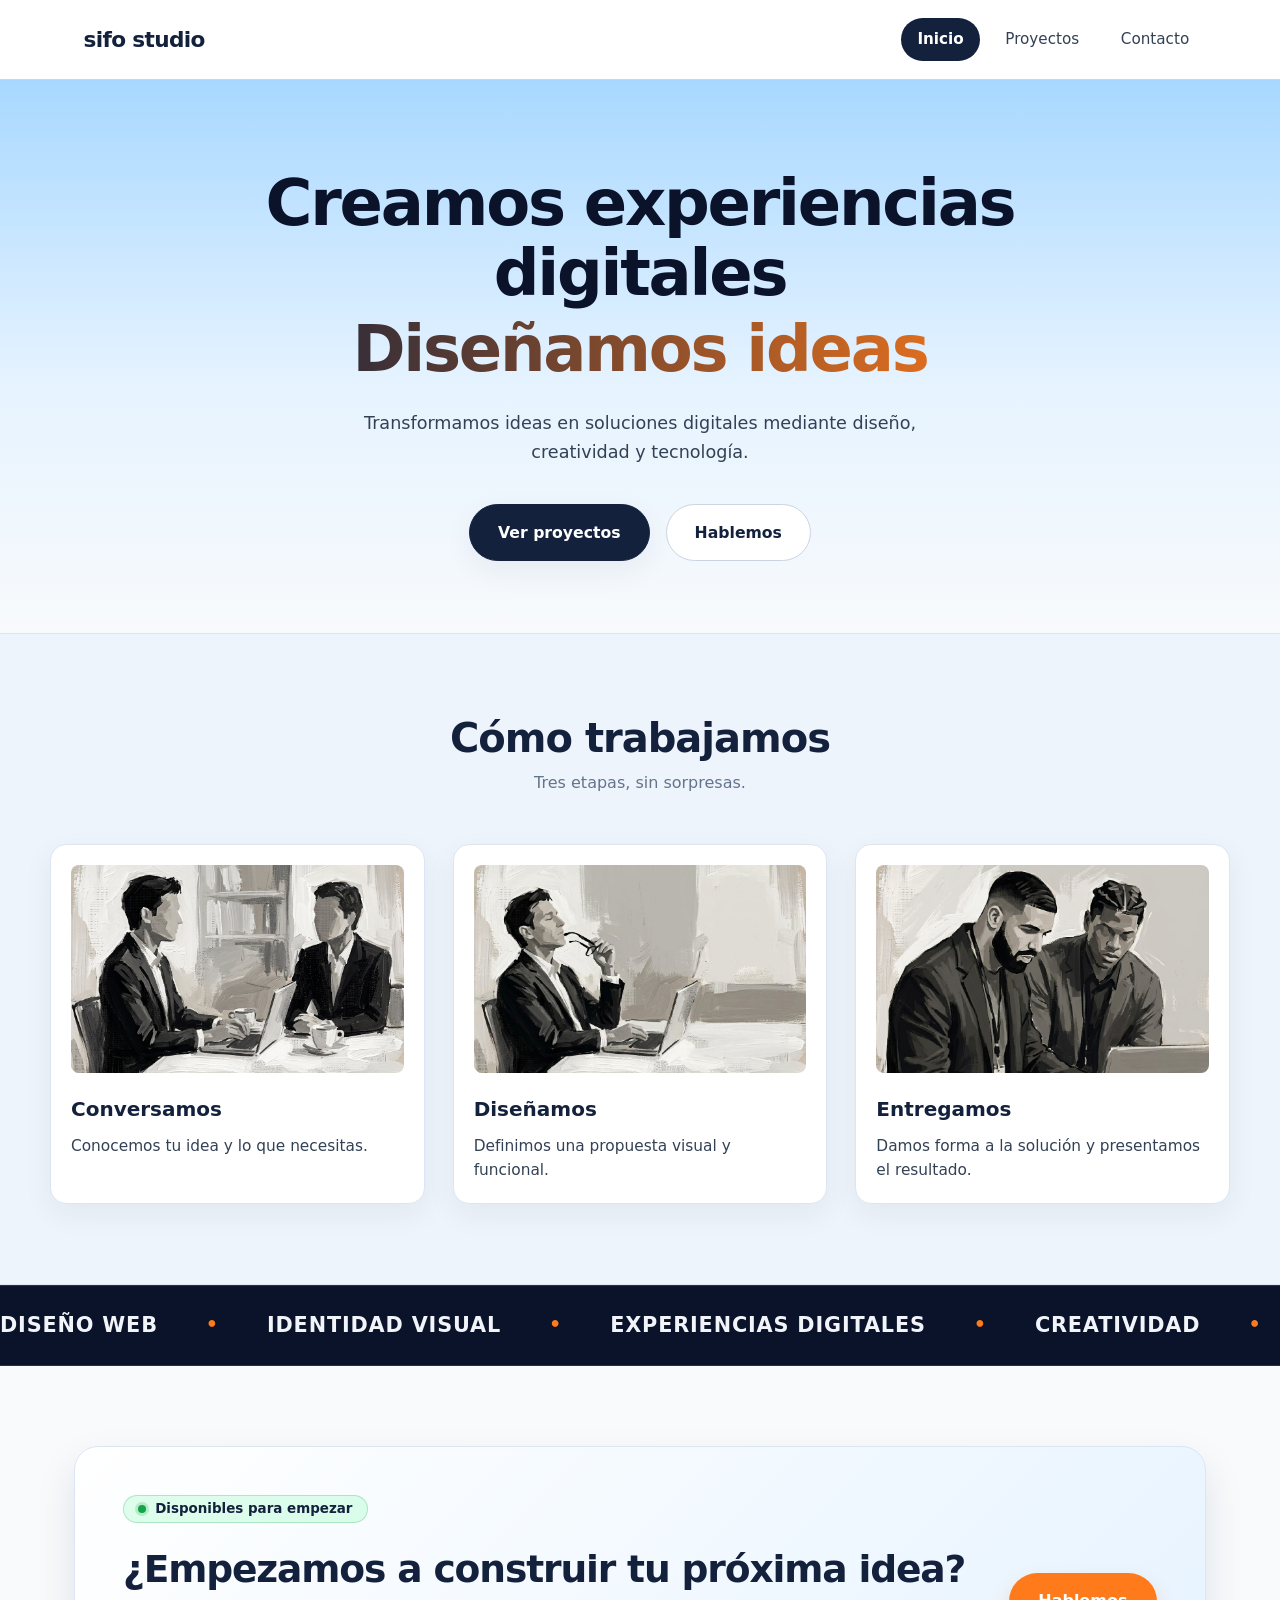
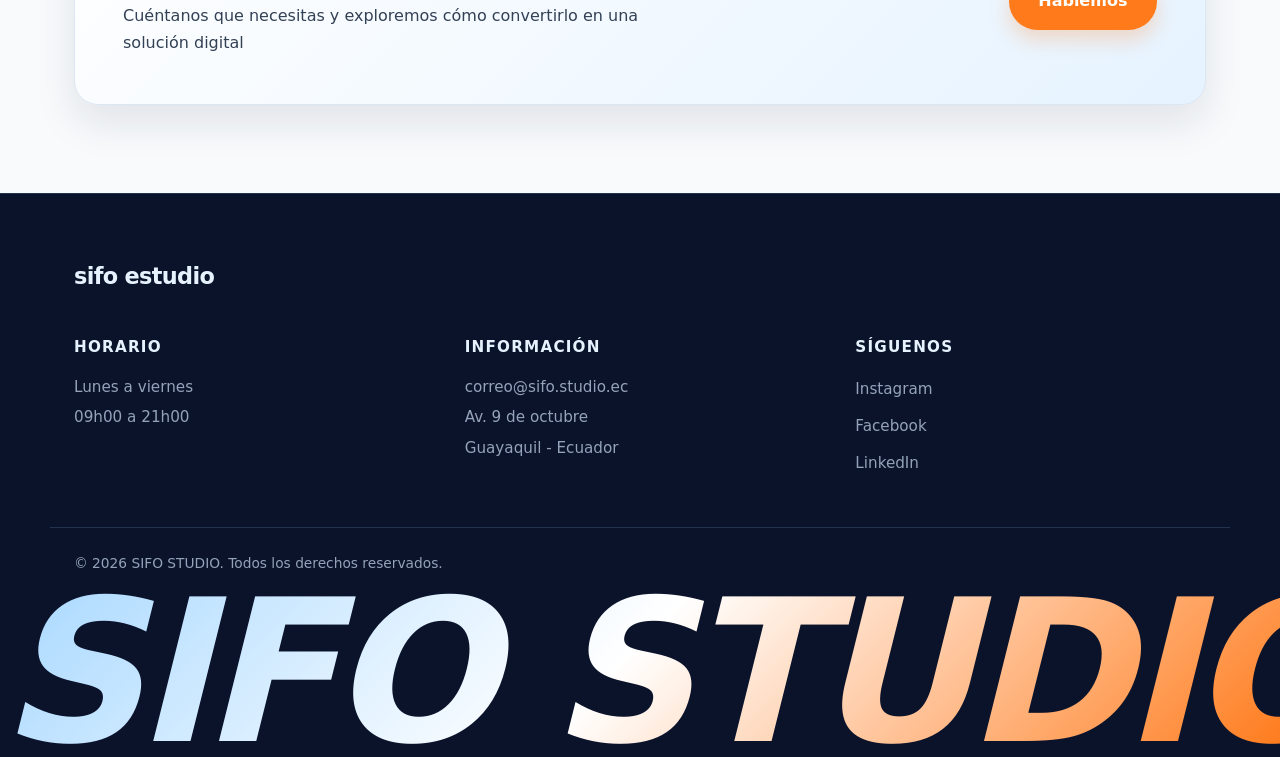
<file: index.html>
<!DOCTYPE html>
<html lang="es">
<head>
    <meta charset="UTF-8">
    <meta name="viewport" content="width=device-width, initial-scale=1.0">
    <title>sifo studio</title>
    <link rel="stylesheet" href="css/estilos.css">
</head>

<body>
    <header class="navbar">
        <div class="barra-nav">
            <a class="logo" href="index.html">sifo studio</a>
            <nav class="menu" id="menu" aria-label="Navegacion principal">
                <a class="activo" href="index.html">Inicio</a>
                <a href="proyectos.html">Proyectos</a>
                <a href="contacto.html">Contacto</a>
            </nav>
        </div>
    </header>
    <main>
        <section class="hero">
            <h1>Creamos experiencias digitales
                <span>Diseñamos ideas</span>
            </h1>
            <p>Transformamos ideas en soluciones digitales 
                mediante diseño, creatividad y tecnología.
            </p>
            <div class="hero-botones">
                <a href="proyectos.html">Ver proyectos</a>
                <a href="contacto.html">Hablemos</a>
            </div>
        </section>

        <section class="contenedor etapas" id="proceso">
                <h2>Cómo trabajamos</h2>
                <span>Tres etapas, sin sorpresas.</span>

                <div class="cards-etapas">

                    <article class="grid">
                        <img src="img/conversamos.jpg" alt="personas conversando sobre un proyecto" width="100">
                        <h3>Conversamos</h3>
                        <p>Conocemos tu idea y lo que necesitas.</p>
                    </article>

                    <article class="grid">
                        <img src="img/diseñamos.jpg" alt="persona analizando y pensando un posible resultado" width="100">
                        <h3>Diseñamos</h3>
                        <p>Definimos una propuesta visual y funcional.</p>
                    </article>

                    <article class="grid">
                        <img src="img/entregamos.jpg" alt="personas revisando la entrega de un proyecto" width="100">
                        <h3>Entregamos</h3>
                        <p>Damos forma a la solución y presentamos el resultado.</p>
                    </article>

                </div>

        </section>

        <section class="contenedor-barra-carrusel">

            <div class="carrusel">
                <div class="carrusel-contenido">
                    <span>Diseño web</span>
                    <span>Identidad visual</span>
                    <span>Experiencias digitales</span>
                    <span>Creatividad</span>
                    <span>Diseño web</span>
                    <span>Identidad visual</span>
                    <span>Experiencias digitales</span>
                    <span>Creatividad</span>
                </div>
            </div>

        </section>

        <section class="contenedor contacto">
            <div class="cta-contacto">
                <span>Disponibles para empezar</span>
                <div class="grid-contacto">
                    <span>¿Empezamos a construir tu próxima idea?</span>
                    <p>Cuéntanos que necesitas y exploremos cómo convertirlo en una solución digital</p>
                    <a class="btn-contacto" href="contacto.html">Hablemos</a>
                </div>
            </div>
        </section>
    </main>

    <footer class="pie-pagina">
        <span class="pie-brand">sifo estudio</span>
        <div class="directorio">
            <section>
                <h3>Horario</h3>
                <p>Lunes a viernes</p>
                <p>09h00 a 21h00</p>
            </section>

            <section>
                <h3>Información</h3>
                <p>correo@sifo.studio.ec</p>
                <p>Av. 9 de octubre</p>
                <p>Guayaquil - Ecuador</p>
            </section>

            <section>
                <h3>Síguenos</h3>
                <ul class="socials">
                    <li><a href="#">Instagram</a></li>
                    <li><a href="#">Facebook</a></li>
                    <li><a href="#">LinkedIn</a></li>
                </ul>
            </section>
        </div>
        <div class="copyline">
            <span>© 2026 SIFO STUDIO. Todos los derechos reservados.</span>
        </div>
        <div class="pie-grande">
            <p>SIFO STUDIO</p>
        </div>
    </footer>
</body>

</html>
</file>
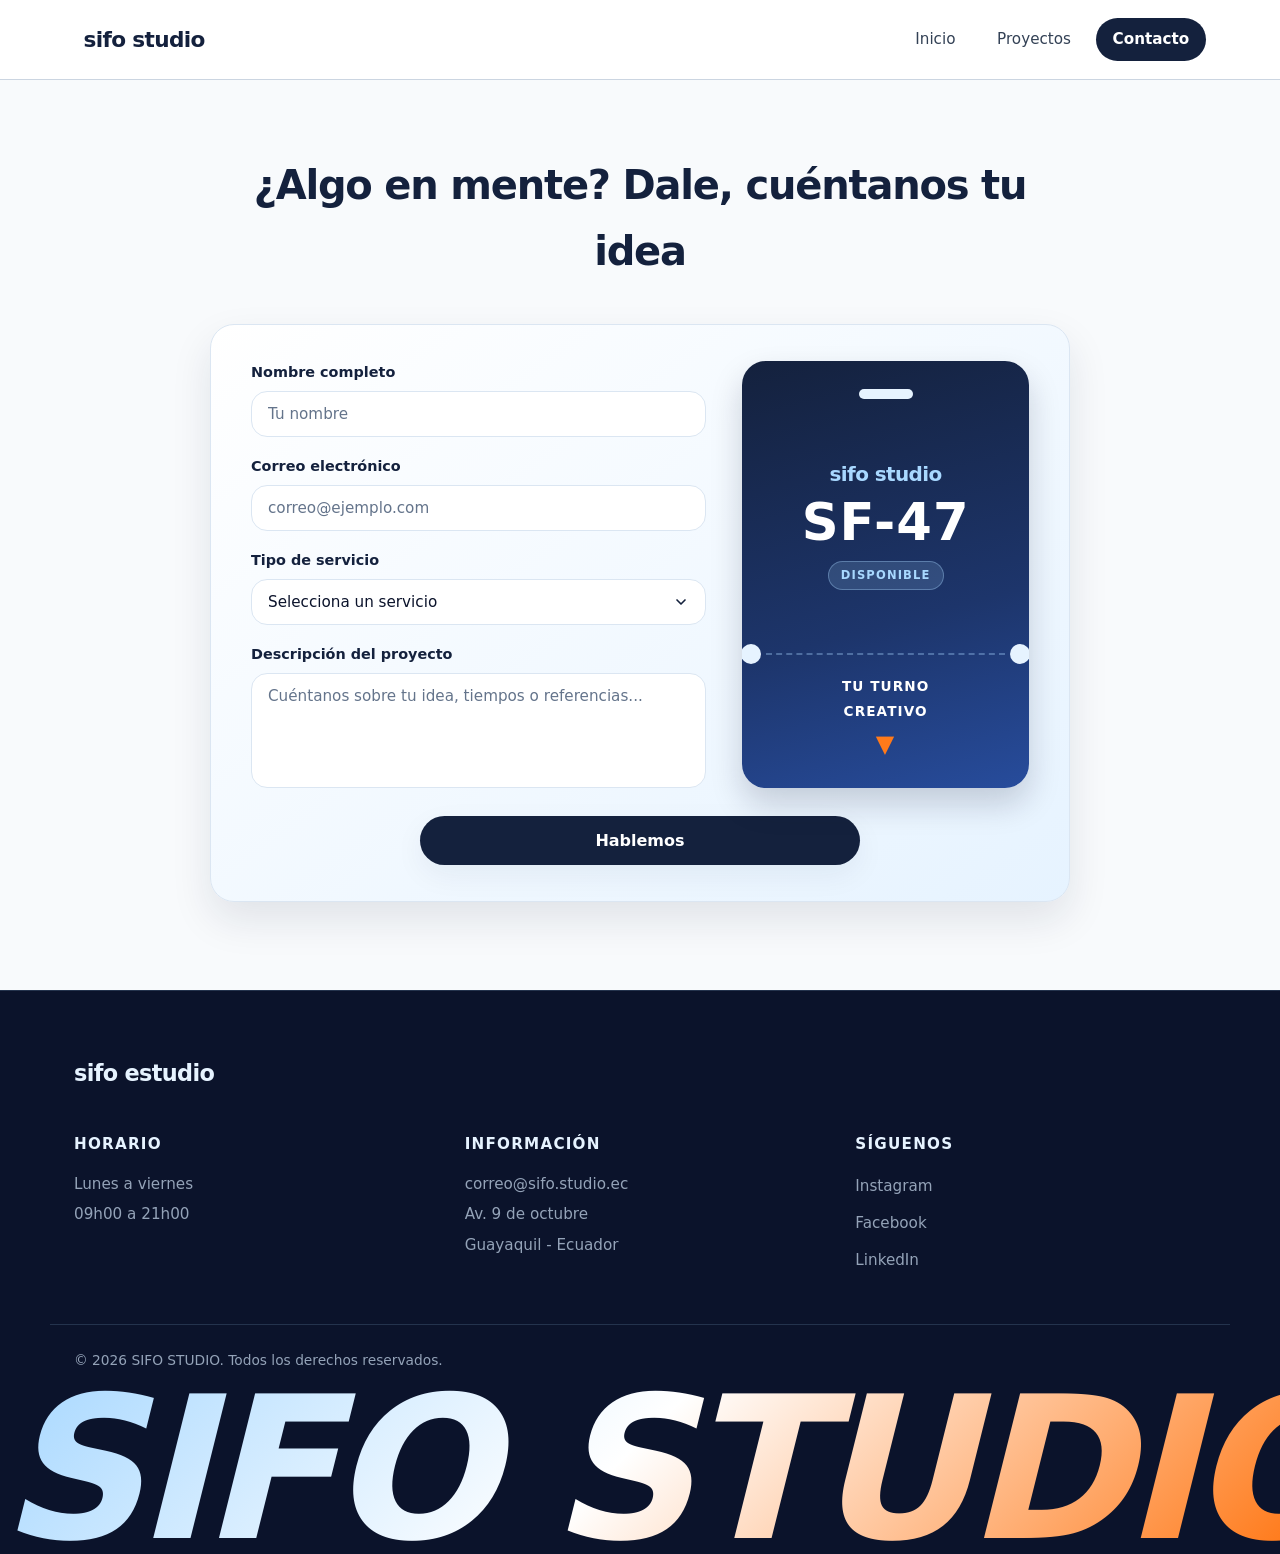
<file: contacto.html>
<!DOCTYPE html>
<html lang="es">
<head>
    <meta charset="UTF-8">
    <meta name="viewport" content="width=device-width, initial-scale=1.0">
    <title>Contacto | sifo studio</title>
    <link rel="stylesheet" href="css/estilos.css">
</head>

<body>
    <header class="navbar">
        <div class="barra-nav">
            <a class="logo" href="index.html">sifo studio</a>
            <nav class="menu" id="menu" aria-label="Navegacion principal">
                <a href="index.html">Inicio</a>
                <a href="proyectos.html">Proyectos</a>
                <a class="activo" href="contacto.html">Contacto</a>
            </nav>
        </div>
    </header>

    <main>
        <section class="seccion-contacto">
            <h2>¿Algo en mente? Dale, cuéntanos tu idea</h2>

            <div class="contenedor">
                <form class="tarjeta-contacto" action="#" method="post">

                    <div class="campos-contacto">
                        <div class="campo-grupo">
                            <label for="nombre">Nombre completo</label>
                            <input type="text" id="nombre" name="nombre" placeholder="Tu nombre" required>
                        </div>

                        <div class="campo-grupo">
                            <label for="correo">Correo electrónico</label>
                            <input type="email" id="correo" name="correo" placeholder="correo@ejemplo.com" required>
                        </div>

                        <div class="campo-grupo">
                            <label for="servicio">Tipo de servicio</label>
                            <select id="servicio" name="servicio" required>
                                <option value="" disabled selected>Selecciona un servicio</option>
                                <option value="diseno-web">Diseño web</option>
                                <option value="identidad-visual">Identidad visual</option>
                                <option value="experiencia-digital">Experiencia digital</option>
                                <option value="solucion-integral">Solución integral</option>
                                <option value="otro-norespuesta">Otro</option>
                            </select>
                        </div>

                        <div class="campo-grupo">
                            <label for="descripcion">Descripción del proyecto</label>
                            <textarea id="descripcion" name="descripcion" rows="4" placeholder="Cuéntanos sobre tu idea, tiempos o referencias..." required></textarea>
                        </div>
                    </div>

                    <aside class="ticket-turno" aria-label="Ticket de atención Sifo Studio">
                        <div class="ticket-ranura" aria-hidden="true"></div>

                        <div class="ticket-cuerpo">
                            <span class="ticket-marca">sifo studio</span>
                            <span class="ticket-codigo">SF-47</span>
                            <span class="ticket-estado">DISPONIBLE</span>
                        </div>

                        <div class="ticket-corte" aria-hidden="true"></div>

                        <div class="ticket-pie">
                            <span>TU TURNO</span>
                            <span>CREATIVO</span>
                            <span class="ticket-flecha" aria-hidden="true">&#9660;</span>
                        </div>
                    </aside>

                    <button type="submit" class="btn-enviar-contacto">Hablemos</button>

                </form>
            </div>
        </section>
    </main>

    <footer class="pie-pagina">
        <span class="pie-brand">sifo estudio</span>
        <div class="directorio">
            <section>
                <h3>Horario</h3>
                <p>Lunes a viernes</p>
                <p>09h00 a 21h00</p>
            </section>

            <section>
                <h3>Información</h3>
                <p>correo@sifo.studio.ec</p>
                <p>Av. 9 de octubre</p>
                <p>Guayaquil - Ecuador</p>
            </section>

            <section>
                <h3>Síguenos</h3>
                <ul class="socials">
                    <li><a href="#">Instagram</a></li>
                    <li><a href="#">Facebook</a></li>
                    <li><a href="#">LinkedIn</a></li>
                </ul>
            </section>
        </div>
        <div class="copyline">
            <span>© 2026 SIFO STUDIO. Todos los derechos reservados.</span>
        </div>
        <div class="pie-grande">
            <p>SIFO STUDIO</p>
        </div>
    </footer>
</body>
</html>
</file>
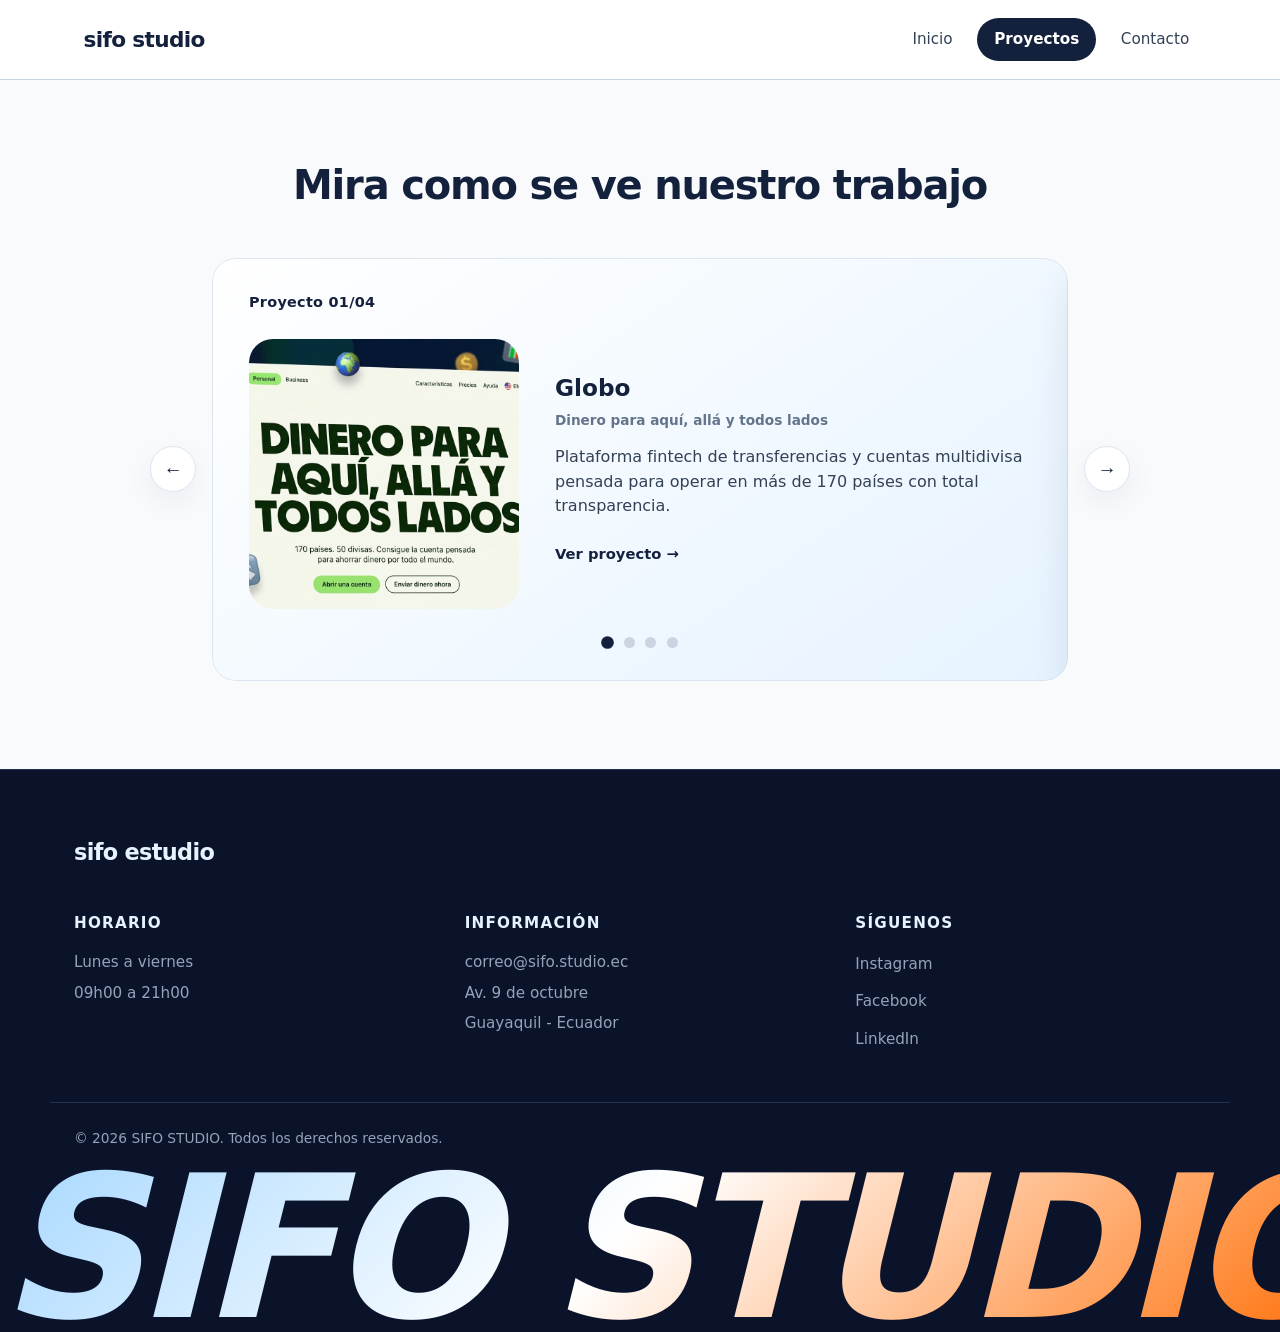
<file: proyectos.html>
<!DOCTYPE html>
<html lang="es">
<head>
    <meta charset="UTF-8">
    <meta name="viewport" content="width=device-width, initial-scale=1.0">
    <title>sifo studio</title>
    <link rel="stylesheet" href="css/estilos.css">
</head>

<body>
    <header class="navbar">
        <div class="barra-nav">
            <a class="logo" href="index.html">sifo studio</a>
            <nav class="menu" id="menu" aria-label="Navegacion principal">
                <a href="index.html">Inicio</a>
                <a class="activo" href="proyectos.html">Proyectos</a>
                <a href="contacto.html">Contacto</a>
            </nav>
        </div>
    </header>
    <main>
        <section class="proyectos-muestras">
            <h2>Mira como se ve nuestro trabajo</h2>
            <div class="contenedor proyectos">
                <div class="carrusel-wrapper">
                    <button type="button" class="flecha-proyecto flecha-prev" aria-label="Proyecto anterior">&#8592;</button>

                    <div class="carrusel-proyectos">
                        <div class="pista-proyectos">

                            <article class="ficha-proyecto">
                                <span class="indice-proyecto">Proyecto 01/04</span>
                                <div class="contenido-proyecto">
                                    <img src="img/img-proyectos/globo-p.jpg" alt="Identidad visual para marca de café">
                                    <div class="info-proyecto">
                                        <h3>Globo</h3>
                                        <span class="frase-proyecto">Dinero para aquí, allá y todos lados</span>
                                        <p>Plataforma fintech de transferencias y cuentas multidivisa pensada para operar en más de 
                                            170 países con total transparencia.</p>
                                        <a class="enlace-proyecto" href="#">Ver proyecto &rarr;</a>
                                    </div>
                                </div>
                                <div class="indicadores-proyecto" aria-hidden="true">
                                    <span class="punto activo-punto"></span>
                                    <span class="punto"></span>
                                    <span class="punto"></span>
                                    <span class="punto"></span>
                                </div>
                            </article>

                            <article class="ficha-proyecto">
                                <span class="indice-proyecto">Proyecto 02/04</span>
                                <div class="contenido-proyecto">
                                    <img src="img/img-proyectos/grid-p.jpg" alt="Diseño web interactivo para estudio creativo">
                                    <div class="info-proyecto">
                                        <h3>Grid / Playbook</h3>
                                        <span class="frase-proyecto">Control total para creadores y equipos</span>
                                        <p>Dashboard SaaS enfocado en gaming y esports para monitorear transmisiones en vivo, ingresos por torneos, 
                                            suscripciones y campañas con patrocinadores.</p>
                                        <a class="enlace-proyecto" href="#">Ver proyecto &rarr;</a>
                                    </div>
                                </div>
                                <div class="indicadores-proyecto" aria-hidden="true">
                                    <span class="punto"></span>
                                    <span class="punto activo-punto"></span>
                                    <span class="punto"></span>
                                    <span class="punto"></span>
                                </div>
                            </article>

                            <article class="ficha-proyecto">
                                <span class="indice-proyecto">Proyecto 03/04</span>
                                <div class="contenido-proyecto">
                                    <img src="img/img-proyectos/orbit-p.jpg" alt="Sistema de marca y empaque">
                                    <div class="info-proyecto">
                                        <h3>Orbita</h3>
                                        <span class="frase-proyecto">Banca digital sin fronteras</span>
                                        <p>Plataforma financiera y landing page enfocada en cuentas globales y gestión de 
                                            dinero en línea para empresas, emprendedores y equipos remotos.   </p>
                                        <a class="enlace-proyecto" href="#">Ver proyecto &rarr;</a>
                                    </div>
                                </div>
                                <div class="indicadores-proyecto" aria-hidden="true">
                                    <span class="punto"></span>
                                    <span class="punto"></span>
                                    <span class="punto activo-punto"></span>
                                    <span class="punto"></span>
                                </div>
                            </article>

                            <article class="ficha-proyecto">
                                <span class="indice-proyecto">Proyecto 04/04</span>
                                <div class="contenido-proyecto">
                                    <img src="img/img-proyectos/tiger-p.jpg" alt="Experiencia digital para producto tecnológico">
                                    <div class="info-proyecto">
                                        <h3>Tigre Espiral</h3>
                                        <span class="frase-proyecto">Un nuevo ángulo del sabor</span>
                                        <p>Experiencia web de comercio electrónico para una marca gastronómica de salsas y especias artesanales, 
                                            centrada en el producto y su identidad culinaria.</p>
                                        <a class="enlace-proyecto" href="#">Ver proyecto &rarr;</a>
                                    </div>
                                </div>
                                <div class="indicadores-proyecto" aria-hidden="true">
                                    <span class="punto"></span>
                                    <span class="punto"></span>
                                    <span class="punto"></span>
                                    <span class="punto activo-punto"></span>
                                </div>
                            </article>

                        </div>
                    </div>

                    <button type="button" class="flecha-proyecto flecha-next" aria-label="Siguiente proyecto">&#8594;</button>
                </div>
            </div>

        </section>
    </main>
    <footer class="pie-pagina">
        <span class="pie-brand">sifo estudio</span>
        <div class="directorio">
            <section>
                <h3>Horario</h3>
                <p>Lunes a viernes</p>
                <p>09h00 a 21h00</p>
            </section>

            <section>
                <h3>Información</h3>
                <p>correo@sifo.studio.ec</p>
                <p>Av. 9 de octubre</p>
                <p>Guayaquil - Ecuador</p>
            </section>

            <section>
                <h3>Síguenos</h3>
                <ul class="socials">
                    <li><a href="#">Instagram</a></li>
                    <li><a href="#">Facebook</a></li>
                    <li><a href="#">LinkedIn</a></li>
                </ul>
            </section>
        </div>
        <div class="copyline">
            <span>© 2026 SIFO STUDIO. Todos los derechos reservados.</span>
        </div>
        <div class="pie-grande">
            <p>SIFO STUDIO</p>
        </div>
    </footer>
</body>
</html>
</file>
<file: css/estilos.css>
/* ==========================================================================
   SIFO STUDIO — HOJA DE ESTILOS PRINCIPAL (estilos.css)
   ========================================================================== */

:root {
    /* COLORES PRINCIPALES */
    --fondo-principal: #f8fafc;
    --fondo-secundario: #eef4fb;
    --fondo-oscuro: #0b132b;

    /* COLORES DE IDENTIDAD */
    --baby-blue: #a8d8ff;
    --indigo-navy: #14213d;
    --color-acento: #ff7a1a;

    /* TIPOGRAFÍA */
    --letras-h1: #0b132b;
    --letras-h2: #14213d;
    --letras-h3: #14213d;
    --letras-parrafos: #334155;
    --letras-secundarias: #64748b;

    /* TARJETAS Y COMPONENTES */
    --fondo-cards: #ffffff;
    --borde-cards: #dbe6f2;
    --fondo-botones: var(--indigo-navy);
    --texto-botones: #ffffff;

    /* OTROS ELEMENTOS */
    --color-navbar: rgba(255, 255, 255, 0.92);
    --color-footer: #0b132b;
    --color-hover: #e8f3ff;
    --color-bordes: #cbd5e1;

    /* VARIABLES COMPLEMENTARIAS DE APOYO */
    --baby-blue-suave: #e6f3ff;
    --texto-sobre-oscuro: #f1f5f9;
    --texto-muted-oscuro: #94a3b8;
    --borde-oscuro: rgba(168, 216, 255, 0.16);
    --estado-disponible: #16a34a;
    --estado-disponible-fondo: rgba(0, 255, 94, 0.12);
    --fuente-principal: "Plus Jakarta Sans", "Inter", system-ui, -apple-system, BlinkMacSystemFont, "Segoe UI", Roboto, sans-serif;
    --fuente-display: "Syne", "Plus Jakarta Sans", "Montserrat", system-ui, sans-serif;
    --radio-sm: 8px;
    --radio-md: 16px;
    --radio-lg: 24px;
    --radio-pill: 999px;
    --sombra-suave: 0 10px 30px rgba(20, 33, 61, 0.06);
    --sombra-elevada: 0 18px 40px rgba(20, 33, 61, 0.1);
    --transicion-base: 0.25s ease;
}

/* ==========================================================================
   RESET Y ESTILOS BASE
   ========================================================================== */

*,
*::before,
*::after {
    box-sizing: border-box;
    margin: 0;
    padding: 0;
}

html {
    scroll-behavior: smooth;
    overflow-x: hidden;
}

body {
    font-family: var(--fuente-principal);
    font-size: 1rem;
    line-height: 1.65;
    color: var(--letras-parrafos);
    background-color: var(--fondo-principal);
    overflow-x: hidden;
}

img {
    display: block;
    max-width: 100%;
    height: auto;
}

a {
    color: inherit;
    text-decoration: none;
    transition: color var(--transicion-base), background-color var(--transicion-base), border-color var(--transicion-base), transform var(--transicion-base), box-shadow var(--transicion-base);
}

ul {
    list-style: none;
}

/* ==========================================================================
   NAVEGACIÓN
   ========================================================================== */

.navbar {
    position: sticky;
    top: 0;
    z-index: 100;
    background-color: var(--color-navbar);
    border-bottom: 1px solid var(--color-bordes);
    backdrop-filter: blur(10px);
}

.barra-nav {
    max-width: 1180px;
    margin: 0 auto;
    padding: 1rem 1.5rem;
    display: flex;
    align-items: center;
    justify-content: space-between;
    gap: 1.5rem;
}

.logo {
    font-family: var(--fuente-display);
    font-size: 1.35rem;
    font-weight: 800;
    letter-spacing: -0.03em;
    text-transform: lowercase;
    color: var(--indigo-navy);
    padding: 0.35rem 0.6rem;
    border-radius: var(--radio-sm);
}

.logo:hover {
    color: var(--color-acento);
    background-color: var(--color-hover);
}

.menu {
    display: flex;
    align-items: center;
    gap: 0.5rem;
}

.menu a {
    font-size: 0.95rem;
    font-weight: 500;
    color: var(--letras-parrafos);
    padding: 0.55rem 1.05rem;
    border-radius: var(--radio-pill);
}

.menu a:hover {
    color: var(--indigo-navy);
    background-color: var(--color-hover);
}

.menu a.activo {
    background-color: var(--fondo-botones);
    color: var(--texto-botones);
    font-weight: 600;
}

.menu a.activo:hover {
    background-color: var(--color-acento);
    color: var(--texto-botones);
}

/* ==========================================================================
   HERO
   ========================================================================== */

.hero {
    background: linear-gradient(180deg, var(--baby-blue) 0%, var(--baby-blue-suave) 55%, var(--fondo-principal) 100%);
    padding: 5.5rem 1.5rem 4.5rem;
    text-align: center;
}

.hero h1 {
    max-width: 820px;
    margin: 0 auto 1.5rem;
    font-family: var(--fuente-display);
    font-size: clamp(2.35rem, 5vw, 4rem);
    font-weight: 800;
    line-height: 1.1;
    letter-spacing: -0.035em;
    color: var(--letras-h1);
}

.hero h1 span {
    display: block;
    margin-top: 0.35rem;
    color: var(--indigo-navy);
    background: linear-gradient(90deg, var(--indigo-navy) 0%, var(--color-acento) 100%);
    -webkit-background-clip: text;
    background-clip: text;
    -webkit-text-fill-color: transparent;
}

.hero p {
    max-width: 580px;
    margin: 0 auto 2.25rem;
    font-size: 1.1rem;
    line-height: 1.7;
    color: var(--letras-parrafos);
}

.hero-botones {
    display: flex;
    align-items: center;
    justify-content: center;
    flex-wrap: wrap;
    gap: 1rem;
}

.hero-botones a {
    display: inline-flex;
    align-items: center;
    justify-content: center;
    padding: 0.9rem 1.75rem;
    border-radius: var(--radio-pill);
    font-size: 0.98rem;
    font-weight: 600;
}

.hero-botones a:first-child {
    background-color: var(--fondo-botones);
    color: var(--texto-botones);
    border: 1px solid var(--fondo-botones);
    box-shadow: var(--sombra-suave);
}

.hero-botones a:first-child:hover {
    background-color: var(--color-acento);
    border-color: var(--color-acento);
    transform: translateY(-2px);
}

.hero-botones a:last-child {
    background-color: var(--fondo-cards);
    color: var(--indigo-navy);
    border: 1px solid var(--color-bordes);
}

.hero-botones a:last-child:hover {
    background-color: var(--color-hover);
    border-color: var(--indigo-navy);
    transform: translateY(-2px);
}

/* ==========================================================================
   CONTENEDOR GENERAL Y SECCIÓN DE ETAPAS
   ========================================================================== */

.contenedor {
    max-width: 1180px;
    margin: 0 auto;
    padding: 4.5rem 1.5rem;
}

.etapas {
    background-color: var(--fondo-secundario);
    max-width: none;
    padding: 5rem 1.5rem;
    border-top: 1px solid var(--borde-cards);
    border-bottom: 1px solid var(--borde-cards);
}

.etapas h2 {
    max-width: 1180px;
    margin: 0 auto 0.5rem;
    font-family: var(--fuente-display);
    font-size: clamp(1.85rem, 3.2vw, 2.5rem);
    font-weight: 700;
    line-height: 1.2;
    letter-spacing: -0.025em;
    color: var(--letras-h2);
    text-align: center;
}

.etapas > span {
    display: block;
    max-width: 1180px;
    margin: 0 auto 3rem;
    font-size: 1rem;
    color: var(--letras-secundarias);
    text-align: center;
}

.cards-etapas {
    max-width: 1180px;
    margin: 0 auto;
    display: grid;
    grid-template-columns: repeat(3, minmax(0, 1fr));
    gap: 1.75rem;
}

.grid {
    background-color: var(--fondo-cards);
    border: 1px solid var(--borde-cards);
    border-radius: var(--radio-md);
    padding: 1.25rem;
    box-shadow: var(--sombra-suave);
    display: flex;
    flex-direction: column;
    transition: transform var(--transicion-base), box-shadow var(--transicion-base), border-color var(--transicion-base);
}

.grid:hover {
    transform: translateY(-4px);
    box-shadow: var(--sombra-elevada);
    border-color: var(--baby-blue);
}

.grid img {
    width: 100%;
    aspect-ratio: 16 / 10;
    object-fit: cover;
    border-radius: var(--radio-sm);
    margin-bottom: 1.25rem;
    background-color: var(--baby-blue-suave);
}

.grid h3 {
    font-family: var(--fuente-display);
    font-size: 1.25rem;
    font-weight: 700;
    color: var(--letras-h3);
    margin-bottom: 0.45rem;
}

.grid p {
    font-size: 0.96rem;
    color: var(--letras-parrafos);
    line-height: 1.6;
}

/* ==========================================================================
   CARRUSEL HORIZONTAL DE ESPECIALIDADES
   ========================================================================== */

.contenedor-barra-carrusel {
    background-color: var(--fondo-oscuro);
    border-top: 1px solid var(--borde-oscuro);
    border-bottom: 1px solid var(--borde-oscuro);
    overflow: hidden;
}

.carrusel {
    width: 100%;
    overflow: hidden;
    padding: 1.4rem 0;
}

.carrusel-contenido {
    display: flex;
    align-items: center;
    gap: 3rem;
    width: max-content;
    animation: desplazamiento-carrusel 15s linear infinite;
}

.carrusel:hover .carrusel-contenido {
    animation-play-state: paused;
}

.carrusel-contenido span {
    display: inline-flex;
    align-items: center;
    gap: 3rem;
    font-family: var(--fuente-display);
    font-size: clamp(1.05rem, 1.8vw, 1.3rem);
    font-weight: 600;
    letter-spacing: 0.04em;
    text-transform: uppercase;
    color: var(--texto-sobre-oscuro);
    white-space: nowrap;
}

.carrusel-contenido span::after {
    content: "•";
    color: var(--color-acento);
    font-size: 1.2rem;
}

@keyframes desplazamiento-carrusel {
    0% {
        transform: translateX(0);
    }
    100% {
        transform: translateX(-50%);
    }
}

/* ==========================================================================
   CTA DE CONTACTO E INDICADOR DE DISPONIBILIDAD
   ========================================================================== */

.contacto {
    padding-top: 5rem;
    padding-bottom: 5.5rem;
}

.cta-contacto {
    position: relative;
    background: linear-gradient(135deg, var(--fondo-cards) 0%, var(--baby-blue-suave) 100%);
    border: 1px solid var(--borde-cards);
    border-radius: var(--radio-lg);
    padding: 3rem;
    box-shadow: var(--sombra-elevada);
    display: flex;
    flex-direction: column;
    align-items: flex-start;
    gap: 1.5rem;
}

/* Indicador tipo píldora "Disponibles para empezar" */
.cta-contacto > span {
    display: inline-flex;
    align-items: center;
    gap: 0.55rem;
    padding: 0.4rem 0.9rem;
    border-radius: var(--radio-pill);
    background-color: var(--estado-disponible-fondo);
    border: 1px solid rgba(22, 163, 74, 0.25);
    color: var(--indigo-navy);
    font-size: 0.84rem;
    font-weight: 600;
    line-height: 1;
}

.cta-contacto > span::before {
    content: "";
    width: 8px;
    height: 8px;
    border-radius: 50%;
    background-color: var(--estado-disponible);
    box-shadow: 0 0 0 3px rgba(22, 163, 74, 0.2);
    flex-shrink: 0;
}

.grid-contacto {
    display: grid;
    grid-template-columns: 1.4fr auto;
    grid-template-areas:
        "titulo boton"
        "texto boton";
    align-items: center;
    gap: 0.75rem 2.5rem;
    width: 100%;
}

.grid-contacto > span {
    grid-area: titulo;
    display: block;
    font-family: var(--fuente-display);
    font-size: clamp(1.6rem, 3vw, 2.35rem);
    font-weight: 800;
    line-height: 1.18;
    letter-spacing: -0.03em;
    color: var(--letras-h2);
}

.grid-contacto p {
    grid-area: texto;
    max-width: 560px;
    font-size: 1rem;
    color: var(--letras-parrafos);
}

.btn-contacto {
    grid-area: boton;
    display: inline-flex;
    align-items: center;
    justify-content: center;
    padding: 0.95rem 1.85rem;
    border-radius: var(--radio-pill);
    background-color: var(--color-acento);
    color: var(--texto-botones);
    font-size: 1rem;
    font-weight: 600;
    box-shadow: 0 10px 20px rgba(255, 122, 26, 0.24);
    white-space: nowrap;
}

.btn-contacto:hover {
    background-color: var(--fondo-botones);
    transform: translateY(-2px);
}

/* ==========================================================================
   FOOTER Y TEXTO GIGANTE DE MARCA
   ========================================================================== */

.pie-pagina {
    background-color: var(--color-footer);
    color: var(--texto-sobre-oscuro);
    padding-top: 4rem;
    border-top: 1px solid var(--borde-oscuro);
    overflow-x: clip;
}

.pie-brand {
    display: block;
    max-width: 1180px;
    margin: 0 auto 2.5rem;
    padding: 0 1.5rem;
    font-family: var(--fuente-display);
    font-size: 1.4rem;
    font-weight: 800;
    letter-spacing: -0.03em;
    text-transform: lowercase;
    color: var(--baby-blue-suave);
}

.directorio {
    max-width: 1180px;
    margin: 0 auto;
    padding: 0 1.5rem 3rem;
    display: grid;
    grid-template-columns: repeat(3, minmax(0, 1fr));
    gap: 2.5rem;
    border-bottom: 1px solid var(--borde-oscuro);
}

.directorio section h3 {
    font-family: var(--fuente-display);
    font-size: 0.95rem;
    font-weight: 700;
    text-transform: uppercase;
    letter-spacing: 0.08em;
    color: var(--baby-blue-suave);
    margin-bottom: 0.9rem;
}

.directorio section p {
    font-size: 0.95rem;
    color: var(--texto-muted-oscuro);
    margin-bottom: 0.35rem;
}

.socials {
    display: flex;
    flex-direction: column;
    gap: 0.45rem;
}

.socials a {
    display: inline-block;
    font-size: 0.95rem;
    color: var(--texto-muted-oscuro);
    padding: 0.15rem 0;
}

.socials a:hover {
    color: var(--color-acento);
    transform: translateX(4px);
}

.copyline {
    max-width: 1180px;
    margin: 0 auto;
    padding: 1.5rem 1.5rem 0.5rem;
    font-size: 0.86rem;
    color: var(--texto-muted-oscuro);
}

.pie-grande {
    width: 100%;
    overflow: hidden;
    padding: 0.5rem 0 0;
    line-height: 0.85;
    user-select: none;
}

.pie-grande p {
    font-family: var(--fuente-display);
    font-size: clamp(3.6rem, 15.5vw, 14.5rem);
    font-weight: 900;
    font-style: italic;
    letter-spacing: -0.04em;
    line-height: 0.84;
    text-align: center;
    white-space: nowrap;
    background: linear-gradient(135deg, var(--baby-blue) 0%, #ffffff 48%, var(--color-acento) 100%);
    -webkit-background-clip: text;
    background-clip: text;
    color: transparent;
    -webkit-text-fill-color: transparent;
}

/* ==========================================================================
   DISEÑO RESPONSIVE
   ========================================================================== */

@media (max-width: 900px) {
    .cards-etapas {
        grid-template-columns: 1fr;
        max-width: 540px;
    }

    .cta-contacto {
        padding: 2.25rem 1.75rem;
    }

    .grid-contacto {
        grid-template-columns: 1fr;
        grid-template-areas:
            "titulo"
            "texto"
            "boton";
        gap: 1rem;
    }

    .btn-contacto {
        justify-self: flex-start;
    }

    .directorio {
        grid-template-columns: repeat(2, minmax(0, 1fr));
        gap: 2rem;
    }
}

@media (max-width: 640px) {
    .barra-nav {
        flex-direction: column;
        align-items: center;
        gap: 0.75rem;
        padding: 0.9rem 1rem;
    }

    .menu {
        flex-wrap: wrap;
        justify-content: center;
        gap: 0.35rem;
    }

    .menu a {
        padding: 0.45rem 0.85rem;
        font-size: 0.9rem;
    }

    .hero {
        padding: 4rem 1rem 3.5rem;
    }

    .hero p {
        font-size: 1rem;
    }

    .hero-botones {
        flex-direction: column;
        width: 100%;
    }

    .hero-botones a {
        width: 100%;
    }

    .etapas,
    .contenedor {
        padding-left: 1rem;
        padding-right: 1rem;
    }

    .cta-contacto {
        padding: 1.75rem 1.25rem;
        border-radius: var(--radio-md);
    }

    .btn-contacto {
        width: 100%;
    }

    .directorio {
        grid-template-columns: 1fr;
        gap: 1.75rem;
        padding-left: 1rem;
        padding-right: 1rem;
    }

    .pie-brand,
    .copyline {
        padding-left: 1rem;
        padding-right: 1rem;
    }

    .pie-grande p {
        font-size: clamp(2.8rem, 15vw, 5.2rem);
        letter-spacing: -0.03em;
    }
}

/* ==========================================================================
   SECCIÓN PROYECTOS (proyectos.html)
   ========================================================================== */

.proyectos-muestras {
    padding: 4.5rem 1.5rem 5.5rem;
    background-color: var(--fondo-principal);
}

.proyectos-muestras h2 {
    max-width: 920px;
    margin: 0 auto 2.5rem;
    font-family: var(--fuente-display);
    font-size: clamp(1.8rem, 3.2vw, 2.5rem);
    font-weight: 800;
    letter-spacing: -0.03em;
    color: var(--letras-h2);
    text-align: center;
}

.contenedor.proyectos {
    max-width: 980px;
    padding: 0;
}

.carrusel-wrapper {
    position: relative;
    display: flex;
    align-items: center;
    gap: 1rem;
}

.carrusel-proyectos {
    width: 100%;
    overflow: hidden;
    border-radius: var(--radio-lg);
}

.pista-proyectos {
    display: flex;
    width: 400%;
    transition: transform 0.45s ease;
    animation: rotar-proyectos 16s infinite ease-in-out;
}

.carrusel-wrapper:hover .pista-proyectos {
    animation-play-state: paused;
}

.flecha-proyecto {
    flex-shrink: 0;
    width: 46px;
    height: 46px;
    border-radius: 50%;
    border: 1px solid var(--borde-cards);
    background-color: var(--fondo-cards);
    color: var(--indigo-navy);
    font-size: 1.2rem;
    font-weight: 700;
    line-height: 1;
    cursor: pointer;
    box-shadow: var(--sombra-suave);
    display: inline-flex;
    align-items: center;
    justify-content: center;
    transition: background-color var(--transicion-base), color var(--transicion-base), border-color var(--transicion-base), transform var(--transicion-base);
}

.flecha-proyecto:hover {
    background-color: var(--color-acento);
    border-color: var(--color-acento);
    color: var(--texto-botones);
    transform: scale(1.06);
}

.flecha-proyecto:active {
    transform: scale(0.96);
}

.ficha-proyecto {
    width: 25%;
    flex-shrink: 0;
    background: linear-gradient(145deg, var(--fondo-cards) 0%, var(--baby-blue-suave) 100%);
    border: 1px solid var(--borde-cards);
    border-radius: var(--radio-lg);
    padding: 2rem 2.25rem;
    box-shadow: var(--sombra-elevada);
    display: flex;
    flex-direction: column;
    justify-content: space-between;
    gap: 1.5rem;
}

.indice-proyecto {
    font-size: 0.9rem;
    font-weight: 700;
    color: var(--indigo-navy);
    letter-spacing: 0.02em;
}

.contenido-proyecto {
    display: grid;
    grid-template-columns: 270px 1fr;
    align-items: center;
    gap: 2.25rem;
}

.contenido-proyecto img {
    width: 100%;
    aspect-ratio: 1 / 1;
    object-fit: cover;
    border-radius: var(--radio-lg);
    background-color: var(--baby-blue);
}

.info-proyecto {
    display: flex;
    flex-direction: column;
    align-items: flex-start;
    gap: 0.45rem;
}

.info-proyecto h3 {
    font-family: var(--fuente-display);
    font-size: 1.45rem;
    font-weight: 800;
    color: var(--letras-h3);
    line-height: 1.2;
}

.frase-proyecto {
    font-size: 0.85rem;
    font-weight: 600;
    color: var(--letras-secundarias);
    margin-bottom: 0.4rem;
}

.info-proyecto p {
    font-size: 1rem;
    color: var(--letras-parrafos);
    line-height: 1.55;
    margin-bottom: 0.6rem;
}

.enlace-proyecto {
    display: inline-flex;
    align-items: center;
    gap: 0.35rem;
    font-size: 0.92rem;
    font-weight: 700;
    color: var(--indigo-navy);
    padding: 0.35rem 0;
    border-bottom: 2px solid transparent;
}

.enlace-proyecto:hover {
    color: var(--color-acento);
    border-bottom-color: var(--color-acento);
    transform: translateX(3px);
}

.indicadores-proyecto {
    display: flex;
    justify-content: center;
    align-items: center;
    gap: 0.65rem;
    padding-top: 0.25rem;
}

.punto {
    width: 11px;
    height: 11px;
    border-radius: 50%;
    background-color: var(--color-bordes);
    transition: transform var(--transicion-base), background-color var(--transicion-base);
}

.punto.activo-punto {
    background-color: var(--indigo-navy);
    transform: scale(1.15);
}

@keyframes rotar-proyectos {
    0%, 20% {
        transform: translateX(0%);
    }
    25%, 45% {
        transform: translateX(-25%);
    }
    50%, 70% {
        transform: translateX(-50%);
    }
    75%, 95% {
        transform: translateX(-75%);
    }
    100% {
        transform: translateX(0%);
    }
}

@media (max-width: 768px) {
    .carrusel-wrapper {
        flex-wrap: wrap;
        justify-content: center;
    }

    .carrusel-proyectos {
        order: 1;
    }

    .flecha-prev {
        order: 2;
    }

    .flecha-next {
        order: 3;
    }

    .ficha-proyecto {
        padding: 1.5rem;
    }

    .contenido-proyecto {
        grid-template-columns: 1fr;
        gap: 1.5rem;
    }

    .contenido-proyecto img {
        max-width: 300px;
        margin: 0 auto;
    }
}
/* ==========================================================================
   SECCIÓN CONTACTO Y TICKET DE TURNO (contacto.html)
   ========================================================================== */

.seccion-contacto {
    padding: 4.5rem 1.5rem 5.5rem;
    background-color: var(--fondo-principal);
}

.seccion-contacto h2 {
    max-width: 860px;
    margin: 0 auto 2.5rem;
    font-family: var(--fuente-display);
    font-size: clamp(1.8rem, 3.2vw, 2.5rem);
    font-weight: 800;
    letter-spacing: -0.03em;
    color: var(--letras-h2);
    text-align: center;
}

.seccion-contacto .contenedor {
    max-width: 860px;
    padding: 0;
}

.tarjeta-contacto {
    background: linear-gradient(145deg, var(--fondo-cards) 0%, var(--baby-blue-suave) 100%);
    border: 1px solid var(--borde-cards);
    border-radius: var(--radio-lg);
    padding: 2.25rem 2.5rem;
    box-shadow: var(--sombra-elevada);
    display: grid;
    grid-template-columns: 1.35fr 0.85fr;
    grid-template-areas:
        "campos ticket"
        "boton boton";
    gap: 1.75rem 2.25rem;
    align-items: stretch;
}

.campos-contacto {
    grid-area: campos;
    display: flex;
    flex-direction: column;
    gap: 1.1rem;
}

.campo-grupo {
    display: flex;
    flex-direction: column;
    gap: 0.4rem;
}

.campo-grupo label {
    font-size: 0.9rem;
    font-weight: 700;
    color: var(--indigo-navy);
}

.campo-grupo input,
.campo-grupo select,
.campo-grupo textarea {
    width: 100%;
    padding: 0.82rem 1rem;
    font-family: var(--fuente-principal);
    font-size: 0.95rem;
    color: var(--letras-h1);
    background-color: var(--fondo-cards);
    border: 1px solid var(--borde-cards);
    border-radius: var(--radio-md);
    outline: none;
    transition: border-color var(--transicion-base), box-shadow var(--transicion-base), background-color var(--transicion-base);
}

.campo-grupo input::placeholder,
.campo-grupo textarea::placeholder {
    color: var(--letras-secundarias);
}

.campo-grupo input:hover,
.campo-grupo select:hover,
.campo-grupo textarea:hover {
    border-color: var(--baby-blue);
}

.campo-grupo input:focus,
.campo-grupo select:focus,
.campo-grupo textarea:focus {
    border-color: var(--indigo-navy);
    box-shadow: 0 0 0 3px rgba(168, 216, 255, 0.45);
}

/* Diseño personalizado para el combobox (select) */
.campo-grupo select {
    appearance: none;
    -webkit-appearance: none;
    -moz-appearance: none;
    padding-right: 2.75rem;
    cursor: pointer;
    background-image: url("data:image/svg+xml,%3Csvg xmlns='http://www.w3.org/2000/svg' width='16' height='16' viewBox='0 0 24 24' fill='none' stroke='%2314213d' stroke-width='2.5' stroke-linecap='round' stroke-linejoin='round'%3E%3Cpolyline points='6 9 12 15 18 9'%3E%3C/polyline%3E%3C/svg%3E");
    background-repeat: no-repeat;
    background-position: right 1rem center;
    background-size: 16px;
}

.campo-grupo select option {
    background-color: var(--fondo-cards);
    color: var(--indigo-navy);
    font-family: var(--fuente-principal);
    padding: 0.6rem;
}

/* Cuadro de texto fijo (sin posibilidad de agrandar) */
.campo-grupo textarea {
    resize: none;
    height: 115px;
}

/* ==========================================================================
   TICKET GRÁFICO DE TURNO (DERECHA EN DESKTOP / ARRIBA EN MÓVIL)
   ========================================================================== */

.ticket-turno {
    grid-area: ticket;
    position: relative;
    background: linear-gradient(165deg, var(--indigo-navy) 0%, #1d356b 60%, #274c9c 100%);
    color: var(--texto-sobre-oscuro);
    border-radius: var(--radio-lg);
    padding: 1.75rem 1.5rem 2rem;
    display: flex;
    flex-direction: column;
    justify-content: space-between;
    align-items: center;
    text-align: center;
    box-shadow: 0 16px 32px rgba(11, 19, 43, 0.18);
    overflow: hidden;
    user-select: none;
}

.ticket-ranura {
    width: 54px;
    height: 10px;
    border-radius: var(--radio-pill);
    background-color: var(--baby-blue-suave);
    margin-bottom: 1rem;
}

.ticket-cuerpo {
    display: flex;
    flex-direction: column;
    align-items: center;
    gap: 0.4rem;
    margin: auto 0;
}

.ticket-marca {
    font-family: var(--fuente-display);
    font-size: 1.25rem;
    font-weight: 800;
    letter-spacing: -0.03em;
    text-transform: lowercase;
    color: var(--baby-blue);
}

.ticket-codigo {
    font-family: var(--fuente-display);
    font-size: clamp(2.6rem, 4vw, 3.4rem);
    font-weight: 800;
    line-height: 1;
    letter-spacing: 0.02em;
    color: #ffffff;
}

.ticket-estado {
    margin-top: 0.4rem;
    padding: 0.25rem 0.75rem;
    border-radius: var(--radio-pill);
    background-color: rgba(168, 216, 255, 0.16);
    border: 1px solid rgba(168, 216, 255, 0.35);
    font-size: 0.72rem;
    font-weight: 700;
    letter-spacing: 0.1em;
    color: var(--baby-blue);
}

.ticket-corte {
    position: relative;
    width: 100%;
    border-top: 2px dashed rgba(168, 216, 255, 0.35);
    margin: 1.25rem 0;
}

.ticket-corte::before,
.ticket-corte::after {
    content: "";
    position: absolute;
    top: -11px;
    width: 20px;
    height: 20px;
    border-radius: 50%;
    background-color: var(--baby-blue-suave);
}

.ticket-corte::before {
    left: -25px;
}

.ticket-corte::after {
    right: -25px;
}

.ticket-pie {
    display: flex;
    flex-direction: column;
    align-items: center;
    gap: 0.15rem;
    font-family: var(--fuente-display);
    font-size: 0.85rem;
    font-weight: 800;
    letter-spacing: 0.08em;
    color: #ffffff;
}

.ticket-flecha {
    margin-top: 0.45rem;
    font-size: 1.5rem;
    line-height: 1;
    color: var(--color-acento);
    animation: rebote-ticket 1.8s ease-in-out infinite;
}

@keyframes rebote-ticket {
    0%, 100% {
        transform: translateY(0);
    }
    50% {
        transform: translateY(5px);
    }
}

.btn-enviar-contacto {
    grid-area: boton;
    width: 100%;
    max-width: 440px;
    justify-self: center;
    padding: 0.95rem 2rem;
    border: none;
    border-radius: var(--radio-pill);
    background-color: var(--fondo-botones);
    color: var(--texto-botones);
    font-family: var(--fuente-principal);
    font-size: 1rem;
    font-weight: 700;
    cursor: pointer;
    box-shadow: var(--sombra-suave);
    transition: background-color var(--transicion-base), transform var(--transicion-base);
}

.btn-enviar-contacto:hover {
    background-color: var(--color-acento);
    transform: translateY(-2px);
}

/* ==========================================================================
   RESPONSIVE CONTACTO (EL TICKET PASA ARRIBA DEL FORMULARIO)
   ========================================================================== */

@media (max-width: 768px) {
    .seccion-contacto {
        padding: 3.5rem 1rem 4.5rem;
    }

    .tarjeta-contacto {
        padding: 1.5rem;
        grid-template-columns: 1fr;
        grid-template-areas:
            "ticket"
            "campos"
            "boton";
        gap: 1.75rem;
    }

    .ticket-turno {
        max-width: 320px;
        width: 100%;
        margin: 0 auto;
        padding: 1.5rem 1.25rem 1.75rem;
    }

    .btn-enviar-contacto {
        max-width: 100%;
    }
}
</file>
